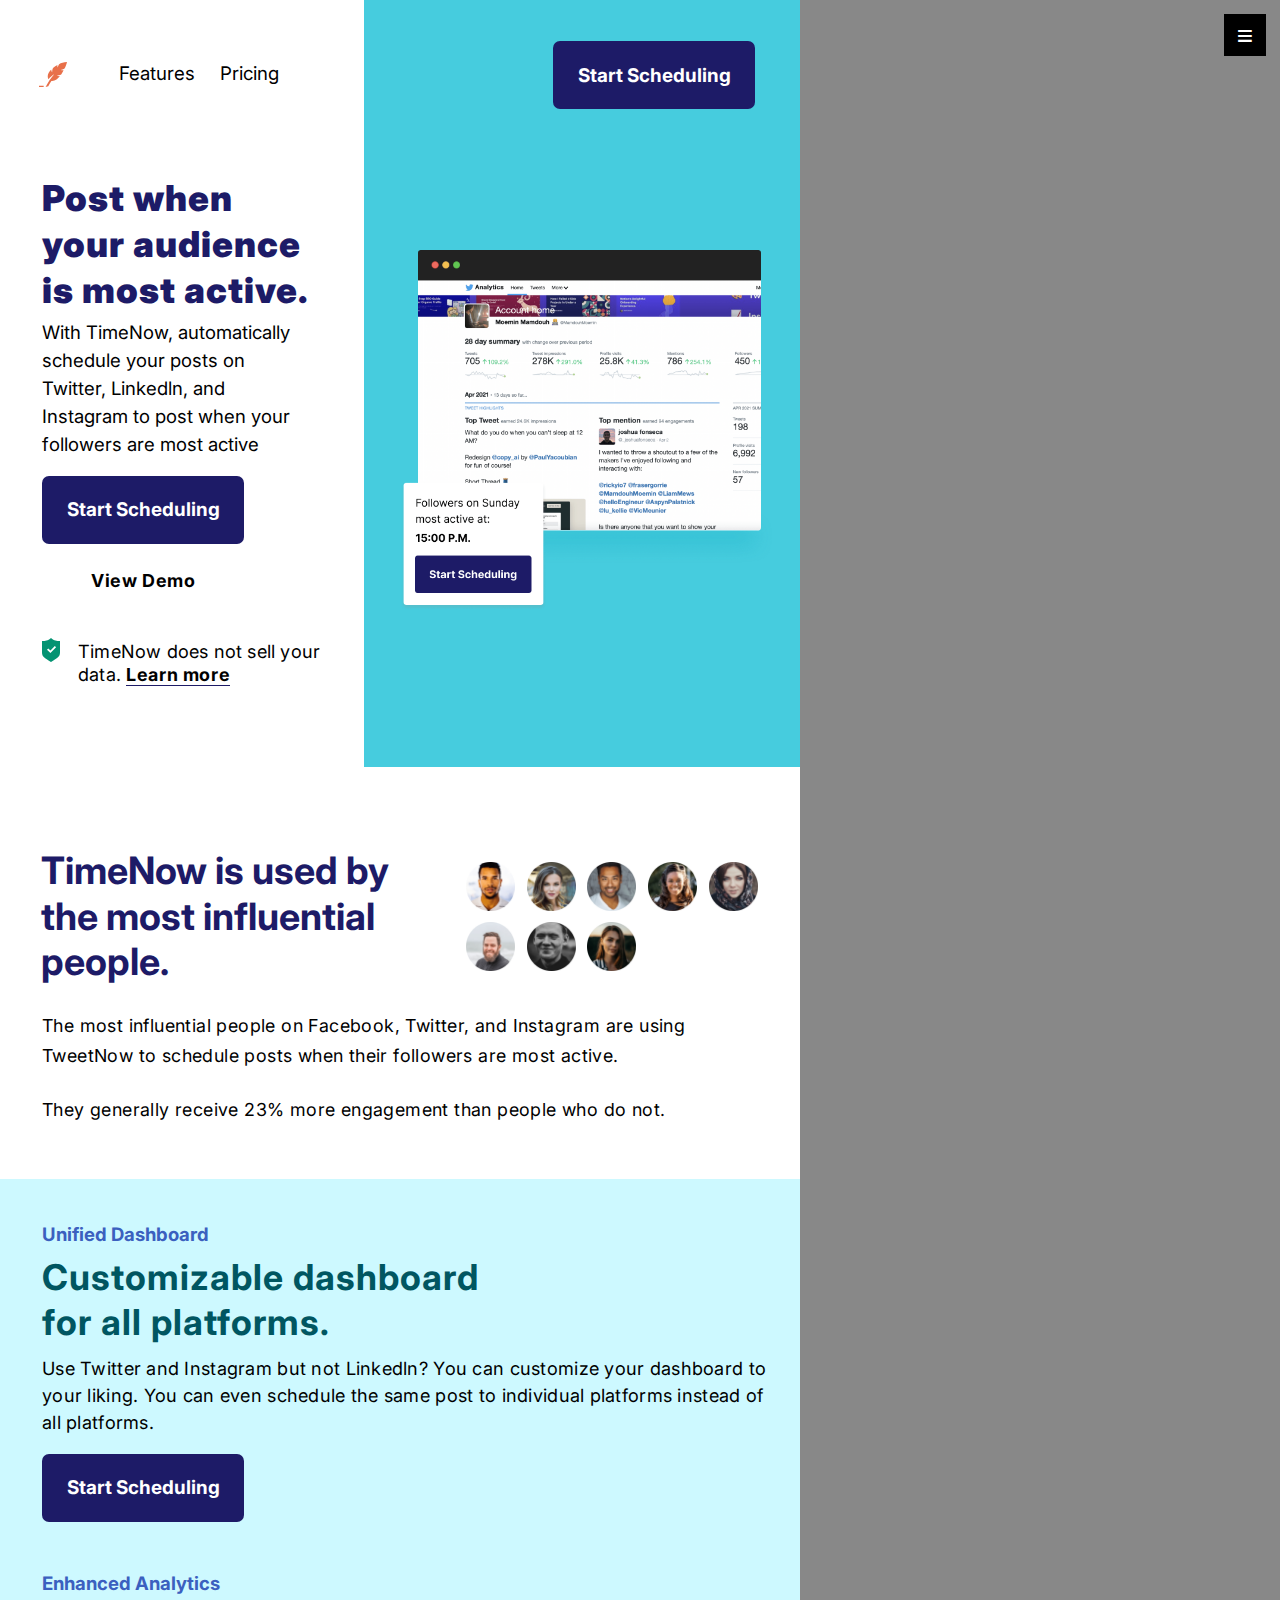
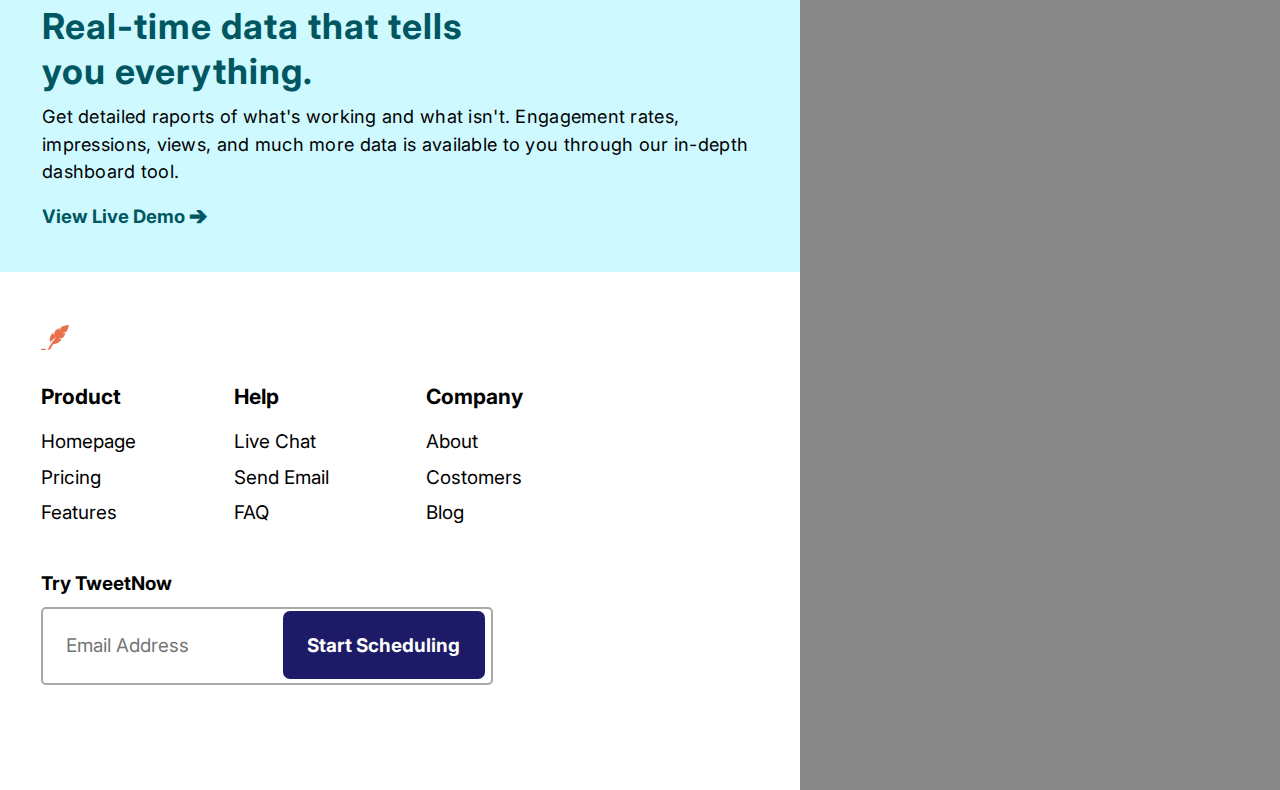
<file: index.html>
<!DOCTYPE html>
<html lang="en">

<head>
    <meta charset="UTF-8">
    <meta http-equiv="X-UA-Compatible" content="IE=edge">
    <meta name="viewport" content="width=device-width, initial-scale=1.0">
    <title>TimeNow</title>
    <link href="./scss/style.css" rel="stylesheet">
    <link href="./scss/overlay.css" rel="stylesheet">


    </link>
</head>

<body>
    <header>
        <nav class="nav">
            <img class="nav__logo" src="./src/Logo.svg">
            <img id="navBtn" class="nav__icon mobileShow" src="./src/Hamburger Menu.svg" onclick="showMenu()">
            <div id="navMenu" class="nav__menu">
                <a href="./index.html" class="nav__menuLink">Features</a>
                <div class="nav__menuSeprarator"></div>
                <a href="./price.html" class="nav__menuLink">Pricing</a>
            </div>
            <ul class="mobileHide">
                <li>
                    <a href="./index.html">Features</a>
                </li>
                <li>
                    <a href="./price.html">Pricing</a>
                </li>
            </ul>
        </nav>
    </header>
    <main>
        <section class="hero">
            <article class="hero__wrapper">
                <h1 class="hero__header">Post when your audience is most active.</h1>
                <p class="hero__headInfo">With TimeNow, automatically schedule your posts on Twitter, Linkedln, and
                    Instagram to post when your followers are most active</p>
                <button class="btn hero__btn">Start Scheduling</button>
                <a href="" class="hero__link">View Demo</a>
                <div>
                    <img class="hero__shield" src="./src/Shield.svg">
                    <p class="hero__info">TimeNow does not sell your data.
                        <a href="" class="hero__link hero__link-under">Learn more</a>
                    </p>
                </div>
            </article>
        </section>

        <section class="mockup">
            <button class="btn mockup__btn mobileHide">Start Scheduling</button>
            <img src="src/Mockup.png">
        </section>

        <section class="reasons">
            <article>
                <div class="reasons__wrapper">
                    <h1 class="reasons__header">TimeNow is used by the most influential people.</h1>
                    <div class="reasons__photoalbum">
                        <img class="reasons__photo" src="./src/UA1.png">
                        <img class="reasons__photo" src="./src/UA2.png">
                        <img class="reasons__photo" src="./src/UA3.png">
                        <img class="reasons__photo" src="./src/UA4.png">
                        <img class="reasons__photo" src="./src/UA5.png">
                        <img class="reasons__photo" src="./src/UA6.png">
                        <img class="reasons__photo" src="./src/UA7.png">
                        <img class="reasons__photo" src="./src/UA8.png">
                    </div>
                </div>
                <div class="reasons__wrapper">
                    <p class="reasons__text">The most influential people on Facebook, Twitter, and Instagram are using
                        TweetNow to schedule posts when their followers are most active.</p>
                    <p class="reasons__text">They generally receive 23% more engagement than people who do not.</p>
                </div>
            </article>
        </section>
        <section class="offer">
            <article class="offer__one">
                <h2 class="offer__headerSmall">Unified Dashboard</h2>
                <h1 class="offer__header">Customizable dashboard for all platforms.</h1>
                <p class="offer__text">Use Twitter and Instagram but not Linkedln? You can customize your dashboard to
                    your liking. You can even schedule the same post to individual platforms instead of all platforms.
                </p>
                <button class="btn offer__btn">Start Scheduling</button>
            </article>
            <article class="offer__two">
                <h2 class="offer__headerSmall">Enhanced Analytics</h2>
                <h1 class="offer__header">Real-time data that tells you everything.</h1>
                <p class="offer__text">Get detailed raports of what's working and what isn't. Engagement rates,
                    impressions, views, and much more data is available to you through our in-depth dashboard tool.</p>
                <a class="offer__link" href="">View Live Demo 🡪</a>
            </article>
        </section>
    </main>
    <footer class="footer">
        <img class="footer__logo" src="./src/Logo.svg">
        <div class="footer__wrapper">
            <div class="footer__nav">
                <h3 class="footer__header">Product</h3>
                <ul>
                    <li>Homepage</li>
                    <li>Pricing</li>
                    <li>Features</li>
                </ul>
            </div>
            <div class="footer__nav">
                <h3 class="footer__header">Help</h3>
                <ul>
                    <li>Live Chat</li>
                    <li>Send Email</li>
                    <li>FAQ</li>
                </ul>
            </div>
            <div class="footer__nav">
                <h3 class="footer__header">Company</h3>
                <ul>
                    <li>About</li>
                    <li>Costomers</li>
                    <li>Blog</li>
                </ul>
            </div>
            <div class="footer__sub">
                <h3 class="footer__header">Try TweetNow</h3>
                <div class="footer__subFrame">
                    <input class="footer__input" type="text" placeholder="Email Address">
                    <button class="btn footer__btn">Start Scheduling</button>
                </div>
            </div>
        </div>
    </footer>






    <div>
        <div id="mobile" class="showcase showcase-mobile">
          <img src="./src/mobile-design.png">
        </div>
        <div id="desktop" class="showcase showcase-desktop">
          <img src="./src/desktop-design.png">
        </div>
        <div id="tablet" class="showcase showcase-tablet">
          <img src="./src/tablet-design.png">
        </div>
        <button class="showcase__btn showcase__menuBtn" onclick="showOverlayMenu()">≡
        </button>
        <div id="overlayMenu" class="showcase__menu">
          <button class="showcase__btn" onclick="showOverlayDesign('mobile')">✆</button>
          <button class="showcase__btn" onclick="showOverlayDesign('tablet')">📱</button>
          <button class="showcase__btn" onclick="showOverlayDesign('desktop')">💻</button>
          <form>
            <label for="vis">Visibility:</label>
            <input type="range" id="vis" class="showcase__vis" value="2" name="vis" min="0" max="5">
          </form> 
        </div>
    
    
      </div>
    <script src="./js/script.js"></script>
    <script src="./js/overlay.js"></script>
</body>

</html>
</file>
<file: scss/style.css>
@import url("https://fonts.googleapis.com/css2?family=Inter&display=swap");
* {
  margin: 0;
  padding: 0;
  -webkit-box-sizing: border-box;
          box-sizing: border-box;
  font-size: 14px;
  font-family: 'Inter', sans-serif;
}

body {
  background-color: #888888;
}

.mobileHide {
  display: none;
}

@media screen and (min-width: 800px) {
  .mobileHide {
    display: block;
  }
}

.mobileShow {
  display: block;
}

@media screen and (min-width: 800px) {
  .mobileShow {
    display: none;
  }
}

.btn {
  background: #1d1b67;
  border: 0;
  color: #ffffff;
  font-weight: 700;
  font-size: 1.18rem;
  padding: 1.26rem 1.6rem;
  border-radius: 0.5rem;
}

@media screen and (min-width: 800px) {
  .btn {
    font-size: 1.35rem;
    padding: 1.6rem 1.75rem;
  }
}

@media screen and (min-width: 1440px) {
  .btn {
    font-size: 1.28rem;
    padding: 1.49rem 1.75rem;
  }
}

.nav {
  width: 26.8rem;
  background: #ffffff;
  padding-top: 2.8rem;
  height: 4.4rem;
}

@media screen and (min-width: 800px) {
  .nav {
    width: 57.15rem;
    padding-top: 4.6rem;
    height: auto;
  }
}

@media screen and (min-width: 1440px) {
  .nav {
    width: 102.75rem;
    padding-top: 4.6rem;
    padding-left: 7.65rem;
  }
}

.nav__logo {
  width: 1.7rem;
  margin-left: 1.2rem;
  margin-top: -0.2rem;
  background: #ffffff;
}

@media screen and (min-width: 800px) {
  .nav__logo {
    width: 2rem;
    margin-left: 2.8rem;
    display: inline-block;
  }
}

@media screen and (min-width: 1440px) {
  .nav__logo {
    margin-left: 2.95rem;
    margin-top: -0.45rem;
    width: 1.8rem;
  }
}

.nav__menu {
  display: block;
  position: absolute;
  left: 1.0rem;
  background-color: #ffffff;
  width: 25rem;
  border-right: 2px solid #46ccde;
  border-bottom: 2px solid #46ccde;
  padding: 3rem 0;
  border-radius: 5rem 0 5rem 0;
  -webkit-clip-path: polygon(90% 3%, 97% 3%, 97% 10%, 90% 10%);
          clip-path: polygon(90% 3%, 97% 3%, 97% 10%, 90% 10%);
}

.nav__menuLink {
  text-decoration: none;
  text-align: center;
  display: block;
  padding: 2.5rem 0;
  color: #1d1b67;
  font-size: 1.7rem;
  letter-spacing: 1.17px;
}

.nav__menuSeprarator {
  display: block;
  margin: auto;
  width: 15rem;
  border-bottom: 1px solid #cdf9ff;
}

.nav__menu-open {
  -webkit-animation: showMenu 1s forwards;
          animation: showMenu 1s forwards;
  -webkit-filter: brightness(98%);
          filter: brightness(98%);
}

@-webkit-keyframes showMenu {
  0% {
    -webkit-clip-path: polygon(90% 3%, 97% 3%, 97% 10%, 90% 10%);
            clip-path: polygon(90% 3%, 97% 3%, 97% 10%, 90% 10%);
  }
  1% {
    -webkit-clip-path: polygon(-10% 0, 110% 0, 110% 0, -10% 0);
            clip-path: polygon(-10% 0, 110% 0, 110% 0, -10% 0);
  }
  20% {
    -webkit-box-shadow: 0px 0px 0px 0px #000000;
    box-shadow: 0px 0px 0px 0px #000000;
  }
  90% {
    -webkit-clip-path: polygon(-10% 0, 110% 0, 110% 120%, -10% 120%);
            clip-path: polygon(-10% 0, 110% 0, 110% 120%, -10% 120%);
  }
  100% {
    -webkit-clip-path: polygon(-10% 0, 110% 0, 110% 120%, -10% 120%);
            clip-path: polygon(-10% 0, 110% 0, 110% 120%, -10% 120%);
    -webkit-box-shadow: 0px 20px 15px 0px #000000;
    box-shadow: 0px 20px 15px 0px #000000;
  }
}

@keyframes showMenu {
  0% {
    -webkit-clip-path: polygon(90% 3%, 97% 3%, 97% 10%, 90% 10%);
            clip-path: polygon(90% 3%, 97% 3%, 97% 10%, 90% 10%);
  }
  1% {
    -webkit-clip-path: polygon(-10% 0, 110% 0, 110% 0, -10% 0);
            clip-path: polygon(-10% 0, 110% 0, 110% 0, -10% 0);
  }
  20% {
    -webkit-box-shadow: 0px 0px 0px 0px #000000;
    box-shadow: 0px 0px 0px 0px #000000;
  }
  90% {
    -webkit-clip-path: polygon(-10% 0, 110% 0, 110% 120%, -10% 120%);
            clip-path: polygon(-10% 0, 110% 0, 110% 120%, -10% 120%);
  }
  100% {
    -webkit-clip-path: polygon(-10% 0, 110% 0, 110% 120%, -10% 120%);
            clip-path: polygon(-10% 0, 110% 0, 110% 120%, -10% 120%);
    -webkit-box-shadow: 0px 20px 15px 0px #000000;
    box-shadow: 0px 20px 15px 0px #000000;
  }
}

.nav__icon {
  float: right;
  width: 2.55rem;
  margin-top: -0.6rem;
  margin-right: 0.8rem;
  background: #ffffff;
  padding: 0.4rem;
}

.nav__icon-open {
  -webkit-filter: brightness(98%);
          filter: brightness(98%);
  border: 2px solid #46ccde;
  -webkit-box-shadow: 0px 20px 15px 0px #000000;
  box-shadow: 0px 20px 15px 0px #000000;
}

@media screen and (min-width: 800px) {
  .nav ul {
    display: inline-block;
    position: relative;
    left: 3.4rem;
    top: -0.5rem;
  }
}

@media screen and (min-width: 800px) and (min-width: 1440px) {
  .nav ul {
    left: 3.25rem;
    top: -0.15rem;
  }
}

@media screen and (min-width: 800px) {
  .nav li {
    display: inline-block;
  }
  .nav li a {
    text-decoration: none;
    font-size: 1.34rem;
    margin-right: 1.5rem;
    color: #000000;
  }
}

@media screen and (min-width: 800px) and (min-width: 1440px) {
  .nav li a {
    margin-right: 1.2rem;
  }
}

.nav__btn {
  position: absolute;
  top: 3rem;
  left: 39.6rem;
}

@media screen and (min-width: 1440px) {
  .nav__btn {
    top: 2.9rem;
    left: 78.1rem;
  }
}

.hero {
  width: 26.8rem;
  background: #ffffff;
  padding-top: 2.3rem;
  height: 28.9rem;
}

@media screen and (min-width: 800px) {
  .hero {
    width: 26rem;
    padding-top: 5.9rem;
    height: 48rem;
  }
}

@media screen and (min-width: 1440px) {
  .hero {
    width: 51.5rem;
    padding-top: 11rem;
    height: 58rem;
  }
}

.hero div {
  background: #ffffff;
}

.hero__wrapper {
  background: #ffffff;
  padding: 0 1rem 0 1.2rem;
}

@media screen and (min-width: 800px) {
  .hero__wrapper {
    padding: 0 1rem 0 3rem;
  }
}

@media screen and (min-width: 1440px) {
  .hero__wrapper {
    padding: 0 1rem 0 10.7rem;
  }
}

.hero__header {
  background: #ffffff;
  color: #1d1b67;
  font-size: 2.2rem;
  letter-spacing: 1.17px;
  line-height: 2.85rem;
  margin-bottom: 0.75rem;
}

@media screen and (min-width: 800px) {
  .hero__header {
    width: 20rem;
    font-size: 2.55rem;
    font-weight: 900;
    line-height: 3.3rem;
    letter-spacing: 1px;
    margin-bottom: 0.3rem;
  }
}

@media screen and (min-width: 1440px) {
  .hero__header {
    width: 34rem;
    font-size: 3.87rem;
    line-height: 4.85rem;
    margin-bottom: 0.4rem;
  }
}

.hero__headInfo {
  background: #ffffff;
  font-size: 1.17rem;
  line-height: 1.65rem;
}

@media screen and (min-width: 800px) {
  .hero__headInfo {
    width: 19rem;
    font-size: 1.33rem;
    line-height: 2rem;
  }
}

@media screen and (min-width: 1440px) {
  .hero__headInfo {
    width: 34rem;
    font-size: 1.288rem;
    line-height: 2rem;
  }
}

.hero__btn {
  margin-top: 1.2rem;
}

@media screen and (min-width: 800px) {
  .hero__btn {
    margin-top: 1.3rem;
    margin-right: 2rem;
    margin-bottom: 1.92rem;
  }
}

@media screen and (min-width: 1440px) {
  .hero__btn {
    margin-top: 1.1rem;
    margin-right: 2rem;
  }
}

.hero__link {
  background: #ffffff;
  text-decoration: none;
  font-weight: 700;
  font-size: 1.1rem;
  margin-left: 3.1rem;
  color: #000000;
  letter-spacing: 0.6px;
}

@media screen and (min-width: 800px) {
  .hero__link {
    margin-left: 3.5rem;
    font-size: 1.28rem;
  }
}

@media screen and (min-width: 1440px) {
  .hero__link {
    margin-left: 0.6rem;
    font-size: 1.28rem;
    letter-spacing: 0.25px;
  }
}

.hero__shield {
  display: inline-block;
  position: relative;
  top: 0.35rem;
}

@media screen and (min-width: 800px) {
  .hero__shield {
    top: 2.1rem;
  }
}

@media screen and (min-width: 1440px) {
  .hero__shield {
    top: -0.2rem;
  }
}

.hero__info {
  display: inline-block;
  width: 20rem;
  background: #ffffff;
  font-size: 1.17rem;
  line-height: 1.65rem;
  position: relative;
  top: 1.6rem;
  left: 0.8rem;
}

@media screen and (min-width: 800px) {
  .hero__info {
    top: 3.48rem;
    left: 1rem;
    font-size: 1.3rem;
    letter-spacing: 0.2px;
  }
}

@media screen and (min-width: 1440px) {
  .hero__info {
    width: 40rem;
    top: -2.3rem;
    left: 2.4rem;
    font-size: 1.25rem;
    letter-spacing: 0.25px;
  }
}

.hero__link-under {
  margin-left: 0rem;
  position: relative;
  top: -0.2rem;
  border-bottom: 1px solid #1d1b67;
}

@media screen and (min-width: 800px) {
  .hero__link-under {
    top: 0;
  }
}

.mockup {
  width: 26.8rem;
  background: #46ccde;
  padding: 2.8rem 2rem 2.7rem 2rem;
}

@media screen and (min-width: 800px) {
  .mockup {
    position: absolute;
    top: 0;
    left: 26rem;
    width: 31.15rem;
    height: 54.8rem;
  }
}

@media screen and (min-width: 1440px) {
  .mockup {
    position: absolute;
    top: 0;
    left: 51.51rem;
    width: 51.4rem;
    height: 64.3rem;
  }
}

.mockup img {
  background: #46ccde;
  margin-left: 0.04rem;
  width: 23.3rem;
}

@media screen and (min-width: 800px) {
  .mockup img {
    margin-left: 0.55rem;
    margin-top: 10.1rem;
    width: 26.9rem;
  }
}

@media screen and (min-width: 1440px) {
  .mockup img {
    margin-left: 1.68rem;
    margin-top: 5.03rem;
    width: 45.2rem;
  }
}

.mockup__btn {
  margin-top: 0.15rem;
  margin-left: 11.5rem;
}

@media screen and (min-width: 1440px) {
  .mockup__btn {
    margin-top: 0.1rem;
    margin-left: 24.6rem;
  }
}

.reasons {
  width: 26.8rem;
  background: #ffffff;
  height: 37.8rem;
  padding-top: 3rem;
}

@media screen and (min-width: 800px) {
  .reasons {
    width: 57.15rem;
    padding-top: 6rem;
    height: 29.6rem;
  }
}

@media screen and (min-width: 1440px) {
  .reasons {
    width: 102.9rem;
    padding-top: 5.8rem;
    height: 23.6rem;
  }
}

.reasons__header {
  color: #1d1b67;
  padding-left: 1.2rem;
  font-size: 2.2rem;
  letter-spacing: 1px;
  line-height: 2.8rem;
  padding-bottom: 2.1rem;
}

@media screen and (min-width: 800px) {
  .reasons__header {
    width: 28rem;
    display: inline-block;
    margin-left: 1.7rem;
    font-size: 2.69rem;
    letter-spacing: 0px;
    line-height: 3.25rem;
  }
}

@media screen and (min-width: 1440px) {
  .reasons__header {
    width: 45rem;
    display: inline-block;
    margin-left: 9.5rem;
    font-size: 2.55rem;
    line-height: 3.1rem;
    padding-bottom: 2.3rem;
  }
}

.reasons__photoalbum {
  position: relative;
  left: 1.2rem;
  padding-bottom: 1.8rem;
  width: 25rem;
}

@media screen and (min-width: 800px) {
  .reasons__photoalbum {
    top: 0.3rem;
    left: 3.3rem;
    display: inline-block;
  }
}

@media screen and (min-width: 1440px) {
  .reasons__photoalbum {
    top: 0rem;
    left: 10.7rem;
    width: 38rem;
    display: block;
  }
}

.reasons__photo {
  width: 3.3rem;
  margin-right: 0.19rem;
  margin-bottom: 0.2rem;
}

@media screen and (min-width: 800px) {
  .reasons__photo {
    width: 3.5rem;
    margin-right: 0.55rem;
    padding-bottom: 0.4rem;
  }
}

@media screen and (min-width: 1440px) {
  .reasons__photo {
    width: 3.5rem;
    margin-right: 0.95rem;
    margin-bottom: 0.85rem;
  }
}

@media screen and (min-width: 1440px) {
  .reasons__wrapper {
    display: inline-block;
  }
}

.reasons__text {
  width: 25.5rem;
  font-size: 1.1rem;
  padding-left: 1.3rem;
  letter-spacing: 0.4px;
  line-height: 1.7rem;
  padding-bottom: 1.9rem;
}

@media screen and (min-width: 800px) {
  .reasons__text {
    width: 55rem;
    margin-top: -0.2rem;
    padding-left: 3rem;
    font-size: 1.28rem;
    line-height: 2.15rem;
  }
}

@media screen and (min-width: 1440px) {
  .reasons__text {
    position: relative;
    top: -2.25rem;
    width: 37rem;
    left: -0.9rem;
    font-size: 1.22rem;
    letter-spacing: 0.5px;
    line-height: 2rem;
  }
}

.offer {
  width: 26.8rem;
  background: #cdf9ff;
  padding-top: 2.6rem;
  height: 51.9rem;
}

@media screen and (min-width: 800px) {
  .offer {
    width: 57.15rem;
    padding-top: 3.2rem;
    height: 49.5rem;
  }
}

@media screen and (min-width: 1440px) {
  .offer {
    width: 102.9rem;
    padding-top: 3rem;
    height: 32rem;
  }
}

.offer__headerSmall {
  color: #1d1b67;
  font-size: 1.17rem;
  margin-left: 1.25rem;
  padding-bottom: 0.7rem;
  color: #3b60bf;
}

@media screen and (min-width: 800px) {
  .offer__headerSmall {
    font-size: 1.33rem;
    margin-left: 3rem;
  }
}

@media screen and (min-width: 1440px) {
  .offer__headerSmall {
    font-size: 1.3rem;
    margin-left: 3rem;
    padding-bottom: 0.5rem;
  }
}

.offer__header {
  margin-left: 1.25rem;
  font-size: 2.3rem;
  letter-spacing: 0.32px;
  padding-bottom: 0.65rem;
  color: #005661;
}

@media screen and (min-width: 800px) {
  .offer__header {
    width: 35rem;
    font-size: 2.55rem;
    margin-left: 3rem;
    letter-spacing: 1px;
    line-height: 3.2rem;
    padding-bottom: 0.7rem;
  }
}

@media screen and (min-width: 1440px) {
  .offer__header {
    letter-spacing: 0.25px;
    padding-bottom: 0.5rem;
  }
}

.offer__text {
  width: 24rem;
  margin-left: 1.25rem;
  font-size: 1.15rem;
  letter-spacing: 0.1px;
  line-height: 1.7rem;
}

@media screen and (min-width: 800px) {
  .offer__text {
    width: 52rem;
    margin-left: 3rem;
    font-size: 1.3rem;
    letter-spacing: 0.28px;
    line-height: 1.95rem;
  }
}

@media screen and (min-width: 1440px) {
  .offer__text {
    width: 36rem;
    font-size: 1.29rem;
    letter-spacing: 0px;
  }
}

.offer__btn {
  margin: 1.25rem 0 3.81rem 1.25rem;
}

@media screen and (min-width: 800px) {
  .offer__btn {
    margin-left: 3rem;
    margin-bottom: 3.6rem;
  }
}

@media screen and (min-width: 1440px) {
  .offer__btn {
    margin-top: 1.05rem;
  }
}

.offer__link {
  text-decoration: none;
  color: #000000;
  font-size: 1.17rem;
  font-weight: 700;
  position: relative;
  top: 1.2rem;
  left: 1.25rem;
  color: #005661;
}

@media screen and (min-width: 800px) {
  .offer__link {
    left: 3rem;
    top: 1.4rem;
    font-size: 1.32rem;
  }
}

@media screen and (min-width: 1440px) {
  .offer__link {
    top: 2.4rem;
    left: 3.2rem;
    font-size: 1.28rem;
  }
}

@media screen and (min-width: 1440px) {
  .offer__one {
    display: inline-block;
    width: 40rem;
    margin-left: 7.7rem;
    margin-top: 1.8rem;
  }
}

@media screen and (min-width: 1440px) {
  .offer__two {
    display: inline-block;
    width: 40rem;
    position: relative;
    left: 5.8rem;
    top: -2.45rem;
  }
}

.footer {
  width: 26.8rem;
  background: #ffffff;
  padding-top: 2.3rem;
  height: 37rem;
}

@media screen and (min-width: 800px) {
  .footer {
    width: 57.15rem;
    padding-top: 3.8rem;
  }
}

@media screen and (min-width: 1440px) {
  .footer {
    width: 102.9rem;
    padding-top: 5.5rem;
    height: 24.9rem;
  }
}

.footer img {
  background: #ffffff;
  margin-left: 1.25rem;
}

@media screen and (min-width: 800px) {
  .footer img {
    margin-left: 2.9rem;
    width: 2rem;
    margin-bottom: 0.17rem;
  }
}

@media screen and (min-width: 1440px) {
  .footer img {
    margin-left: 10.7rem;
    width: 1.8rem;
  }
}

.footer__wrapper {
  margin: 1.8rem 1.25rem 0 1.25rem;
  display: -webkit-box;
  display: -ms-flexbox;
  display: flex;
  -ms-flex-wrap: wrap;
      flex-wrap: wrap;
}

@media screen and (min-width: 800px) {
  .footer__wrapper {
    margin: 2rem 1.25rem 0 2.9rem;
  }
}

@media screen and (min-width: 1440px) {
  .footer__wrapper {
    margin: 1.85rem 1.25rem 0 10.55rem;
  }
}

.footer__nav {
  -webkit-box-flex: 0;
      -ms-flex: 0 0 49%;
          flex: 0 0 49%;
}

@media screen and (min-width: 800px) {
  .footer__nav {
    -webkit-box-flex: 0;
        -ms-flex: 0 0 26%;
            flex: 0 0 26%;
  }
}

@media screen and (min-width: 1440px) {
  .footer__nav {
    -webkit-box-flex: 0;
        -ms-flex: 0 0 14.45%;
            flex: 0 0 14.45%;
  }
}

.footer__header {
  font-size: 1.33rem;
  margin-bottom: 1.1rem;
}

@media screen and (min-width: 800px) {
  .footer__header {
    font-size: 1.5rem;
  }
}

@media screen and (min-width: 1440px) {
  .footer__header {
    font-size: 1.45rem;
  }
}

.footer ul {
  list-style: none;
  line-height: 2.15rem;
  margin-bottom: 1.3rem;
}

@media screen and (min-width: 800px) {
  .footer ul {
    line-height: 2.53rem;
  }
}

@media screen and (min-width: 1440px) {
  .footer ul {
    line-height: 2.33rem;
    margin-left: 0.2rem;
  }
}

.footer li {
  font-size: 1.18rem;
}

@media screen and (min-width: 800px) {
  .footer li {
    font-size: 1.35rem;
  }
}

@media screen and (min-width: 1440px) {
  .footer li {
    font-size: 1.27rem;
  }
}

.footer__sub h3 {
  margin-top: 0.8rem;
  font-size: 1.15rem;
  width: 24.4rem;
}

@media screen and (min-width: 800px) {
  .footer__sub h3 {
    margin-top: 1.65rem;
    font-size: 1.35rem;
    width: 32.3rem;
  }
}

@media screen and (min-width: 1440px) {
  .footer__sub h3 {
    margin-top: 1rem;
    font-size: 1.285rem;
    width: 20rem;
    margin-left: 11.3rem;
  }
}

.footer__subFrame {
  margin-top: -0.6rem;
  border: 2px solid #a8a9a9;
  padding: 0.4rem 0.0rem 0.4rem 0.3rem;
  border-radius: 0.35rem;
}

@media screen and (min-width: 800px) {
  .footer__subFrame {
    margin-top: -0.2rem;
    padding: 0.15rem 0.4rem 0.25rem 0.4rem;
  }
}

@media screen and (min-width: 1440px) {
  .footer__subFrame {
    margin-top: -0.4rem;
    margin-left: 11.1rem;
    padding: 0.35rem 0.4rem;
  }
}

.footer__input {
  width: 8.85em;
  height: 3.8rem;
  border: 0;
  font-size: 1.17rem;
  padding-left: 1.15rem;
}

@media screen and (min-width: 800px) {
  .footer__input {
    width: 8.5em;
    height: 4rem;
    font-size: 1.35rem;
    padding-left: 1.3rem;
    width: 12.2em;
  }
}

@media screen and (min-width: 1440px) {
  .footer__input {
    font-size: 1.3rem;
    width: 12.1em;
  }
}

.price {
  width: 26.8rem;
  padding-top: 2.2rem;
  background-color: #ffffff;
  height: 120.05rem;
}

@media screen and (min-width: 800px) {
  .price {
    width: 57.15rem;
    padding-top: 8.7rem;
    height: 97.5rem;
  }
}

@media screen and (min-width: 1440px) {
  .price {
    width: 102.75rem;
    padding-top: 6rem;
    height: 58.25rem;
  }
}

.price__header {
  text-align: center;
  font-size: 3.65rem;
  width: 16rem;
  margin-left: 5.25rem;
  margin-bottom: 0.65rem;
}

@media screen and (min-width: 800px) {
  .price__header {
    font-size: 4.1rem;
    width: 36rem;
    margin-left: 10.5rem;
    margin-bottom: 0.76rem;
    letter-spacing: 0.3px;
  }
}

@media screen and (min-width: 1440px) {
  .price__header {
    font-size: 3.95rem;
    width: 80rem;
    margin-left: 11.3rem;
    margin-bottom: 0.76rem;
    letter-spacing: 0.2px;
  }
}

.price__headerText {
  text-align: center;
  margin-left: 0.9rem;
  width: 25rem;
  font-size: 1.165rem;
  line-height: 1.66rem;
}

@media screen and (min-width: 800px) {
  .price__headerText {
    margin-left: 3.1rem;
    width: 51rem;
    font-size: 1.33rem;
    line-height: 1.9rem;
    letter-spacing: 0.05px;
  }
}

@media screen and (min-width: 1440px) {
  .price__headerText {
    margin-left: 24.85rem;
    width: 53rem;
    font-size: 1.25rem;
    line-height: 1.9rem;
    letter-spacing: 0.2px;
  }
}

.price__selector {
  width: 22rem;
  display: -webkit-box;
  display: -ms-flexbox;
  display: flex;
  margin: auto;
  padding-top: 2.45rem;
  padding-left: 0.7rem;
}

@media screen and (min-width: 800px) {
  .price__selector {
    width: 26rem;
    padding-left: 1.2rem;
  }
}

@media screen and (min-width: 1440px) {
  .price__selector {
    width: 25rem;
    padding-top: 2.6rem;
    padding-left: 0.6rem;
  }
}

.price__selectorText {
  -webkit-box-flex: 0;
      -ms-flex: 0 0 40%;
          flex: 0 0 40%;
  font-size: 1.17rem;
}

@media screen and (min-width: 800px) {
  .price__selectorText {
    -webkit-box-flex: 0;
        -ms-flex: 0 0 40.5%;
            flex: 0 0 40.5%;
    font-size: 1.2rem;
    letter-spacing: 1px;
  }
}

@media screen and (min-width: 1440px) {
  .price__selectorText {
    -webkit-box-flex: 0;
        -ms-flex: 0 0 38.5%;
            flex: 0 0 38.5%;
    font-size: 1.1rem;
    letter-spacing: 1px;
  }
}

.price__selectorText-bold {
  font-weight: bold;
}

.price__switch {
  -webkit-box-flex: 0;
      -ms-flex: 0 0 18%;
          flex: 0 0 18%;
  position: relative;
  left: 0.59rem;
  top: -0.35rem;
  display: inline-block;
  width: 3.9rem;
  height: 2.1rem;
  margin-right: 1.4rem;
}

@media screen and (min-width: 800px) {
  .price__switch {
    margin-top: 0.1rem;
    margin-right: 1.7rem;
  }
}

.price__switch input {
  opacity: 0;
  width: 0;
  height: 0;
}

.price__switch input:checked + .price__slider:before {
  -webkit-transform: translateX(26px);
  transform: translateX(26px);
}

.price__switch:checked + .price__slider {
  background-color: #2196f3;
}

.price__slider {
  position: absolute;
  cursor: pointer;
  top: 0;
  left: 0;
  right: 0;
  bottom: 0;
  background-color: #3b60bf;
  -webkit-transition: 0.4s;
  transition: 0.4s;
}

.price__slider:before {
  position: absolute;
  content: "";
  height: 1.6rem;
  width: 1.6rem;
  left: 4px;
  bottom: 0.3rem;
  background-color: white;
  -webkit-transition: 0.4s;
  transition: 0.4s;
}

.price__slider.price__round {
  border-radius: 34px;
}

.price__slider.price__round:before {
  border-radius: 50%;
}

.price__cardbox {
  padding: 2.25rem 2rem 0 2rem;
  display: -webkit-box;
  display: -ms-flexbox;
  display: flex;
  -ms-flex-wrap: wrap;
      flex-wrap: wrap;
}

@media screen and (min-width: 800px) {
  .price__cardbox {
    padding: 4.45rem 0 0 3rem;
  }
}

@media screen and (min-width: 1440px) {
  .price__cardbox {
    padding: 4.2rem 0 0 10.7rem;
  }
}

.price__card {
  border: 1px solid black;
  -webkit-box-flex: 0;
      -ms-flex: 0 0 100%;
          flex: 0 0 100%;
  margin-bottom: 1.9rem;
}

@media screen and (min-width: 800px) {
  .price__card {
    -webkit-box-flex: 0;
        -ms-flex: 0 0 44.5%;
            flex: 0 0 44.5%;
    margin-right: 2.9rem;
    height: 33.5rem;
    margin-bottom: 3rem;
  }
}

@media screen and (min-width: 1440px) {
  .price__card {
    -webkit-box-flex: 0;
        -ms-flex: 0 0 27.35%;
            flex: 0 0 27.35%;
    height: auto;
    margin-right: 3rem;
  }
}

.price__cardHeader {
  margin-left: 2.1rem;
  font-size: 2.3rem;
  padding-top: 1.8rem;
}

@media screen and (min-width: 800px) {
  .price__cardHeader {
    margin-left: 1.4rem;
    font-size: 2.7rem;
    padding-top: 1.9rem;
  }
}

@media screen and (min-width: 1440px) {
  .price__cardHeader {
    margin-left: 2.35rem;
    font-size: 2.5rem;
    padding-top: 2rem;
  }
}

.price__cardHeader-small {
  font-weight: 300;
  font-size: 1.3rem;
}

@media screen and (min-width: 1440px) {
  .price__cardHeader-small {
    font-size: 1.5rem;
  }
}

.price__cardText {
  margin-top: 1.1rem;
  margin-left: 2.1rem;
  font-size: 1.16rem;
  line-height: 1.6rem;
  width: 18.5rem;
  padding-bottom: 1.55rem;
  border-bottom: 1px #a8a9a9 solid;
}

@media screen and (min-width: 800px) {
  .price__cardText {
    margin-top: 1.4rem;
    margin-left: 1.35rem;
    font-size: 1.33rem;
    line-height: 1.85rem;
    width: 21.2rem;
    padding-bottom: 1.8rem;
  }
}

@media screen and (min-width: 1440px) {
  .price__cardText {
    margin-top: 1.2rem;
    margin-left: 2.3rem;
    font-size: 1.29rem;
    line-height: 1.85rem;
    width: 20.5rem;
    padding-bottom: 1.8rem;
  }
}

.price__cardList {
  list-style: none;
  margin-left: 2rem;
  margin-top: 2.1rem;
  line-height: 2.5rem;
  padding-bottom: 1.15rem;
}

@media screen and (min-width: 800px) {
  .price__cardList {
    margin-left: 1.3rem;
    margin-top: 2.4rem;
    line-height: 2.9rem;
    padding-bottom: 0rem;
  }
}

@media screen and (min-width: 1440px) {
  .price__cardList {
    margin-left: 2.3rem;
    margin-top: 2.1rem;
    line-height: 2.8rem;
    padding-bottom: 1.3rem;
  }
}

.price__cardItem {
  position: relative;
  top: -0.45rem;
  left: 0.9rem;
  font-size: 1.17rem;
}

@media screen and (min-width: 800px) {
  .price__cardItem {
    top: -0.5rem;
    left: 1.2rem;
    font-size: 1.35rem;
  }
}

@media screen and (min-width: 1440px) {
  .price__cardItem {
    top: -0.5rem;
    left: 1.2rem;
    font-size: 1.27rem;
  }
}

.price__cardButton {
  display: block;
  margin: auto;
  width: 18.5rem;
  margin-bottom: 2.45rem;
}

@media screen and (min-width: 800px) {
  .price__cardButton {
    width: 21.2rem;
    margin-left: 1.3rem;
    position: absolute;
    bottom: -10rem;
  }
}

@media screen and (min-width: 1440px) {
  .price__cardButton {
    width: 20.3rem;
    margin-left: 2.3rem;
    position: static;
  }
}

@media screen and (min-width: 1440px) {
  .price__card-small {
    height: 31rem;
  }
}

@media screen and (min-width: 800px) {
  .price__card-big {
    -webkit-box-flex: 0;
        -ms-flex: 0 0 94.5%;
            flex: 0 0 94.5%;
    height: 26.3rem;
  }
  .price__card-big .price__cardHeader {
    margin-left: 2.3rem;
    font-size: 2.7rem;
  }
  .price__card-big .price__cardText {
    margin-top: 1.25rem;
    margin-left: 2.3rem;
    width: 47.2rem;
  }
  .price__card-big .price__cardList {
    margin-left: 2.3rem;
    margin-top: 2.3rem;
    padding-bottom: 0rem;
  }
  .price__card-big .price__cardButton {
    display: block;
    margin: auto;
    width: 47.5rem;
    margin-bottom: 2.5rem;
    position: relative;
    top: 1.2rem;
    left: 0.5rem;
  }
}

@media screen and (min-width: 1440px) {
  .price__card-big {
    -webkit-box-flex: 0;
        -ms-flex: 0 0 27.5%;
            flex: 0 0 27.5%;
    margin-right: 2.9rem;
    margin-bottom: 3rem;
    margin-left: -0.3rem;
    height: 28rem;
  }
  .price__card-big .price__cardHeader {
    margin-left: 2.45rem;
    font-size: 2.5rem;
    padding-top: 1.9rem;
  }
  .price__card-big .price__cardText {
    margin-top: 1.3rem;
    margin-left: 2.4rem;
    font-size: 1.29rem;
    line-height: 1.85rem;
    width: 20.5rem;
    padding-bottom: 1.8rem;
  }
  .price__card-big .price__cardList {
    margin-left: 2.3rem;
    margin-top: 2.2rem;
    line-height: 2.75rem;
    padding-bottom: 1.3rem;
    letter-spacing: 0.1px;
  }
  .price__card-big .price__cardItem {
    top: -0.5rem;
    left: 1.2rem;
    font-size: 1.27rem;
  }
  .price__card-big .price__cardButton {
    width: 20.3rem;
    margin-left: 2.5rem;
    position: static;
  }
}
/*# sourceMappingURL=style.css.map */
</file>
<file: scss/overlay.css>
.showcase {
    display: none;
    position: absolute;
    top: 0;
    left: 0;
    z-index: 10;
    opacity: 0.5;
}
.showcase-mobile img {
    width: 375px;
}

.showcase-desktop img {
    width: 1440px;
}

.showcase-tablet img {
    width: 800px;
}

.showcase__menu {
    position: fixed;
    display:none;
    top: 70px;
    right: 10px;
    width: 10rem;
}

.showcase__menu-open {
    position: fixed;
    display:block;
    padding: 1rem;
    top: 4rem;
    right: 1em;
    width: 12rem;
    z-index: 999;
    background-color: #ffffff;
    border: 1px solid #000000;
    border-radius: 0.5rem 0 0.5rem 0.5rem;
}


.showcase__btn{
    width: 3rem;
    height: 3rem;
    padding: 0rem 0.1rem;
    background: #000000;
    color: #ffffff;
    border: 0;
    margin-bottom: 5px;
    font-size: 2rem;
}

.showcase__menuBtn{
    position: fixed;
    top: 1rem;
    right: 1rem;
    z-index: 10;
}

.showcase__vis{
    width: 9rem;
    display: block;
    margin: auto;
}
</file>
